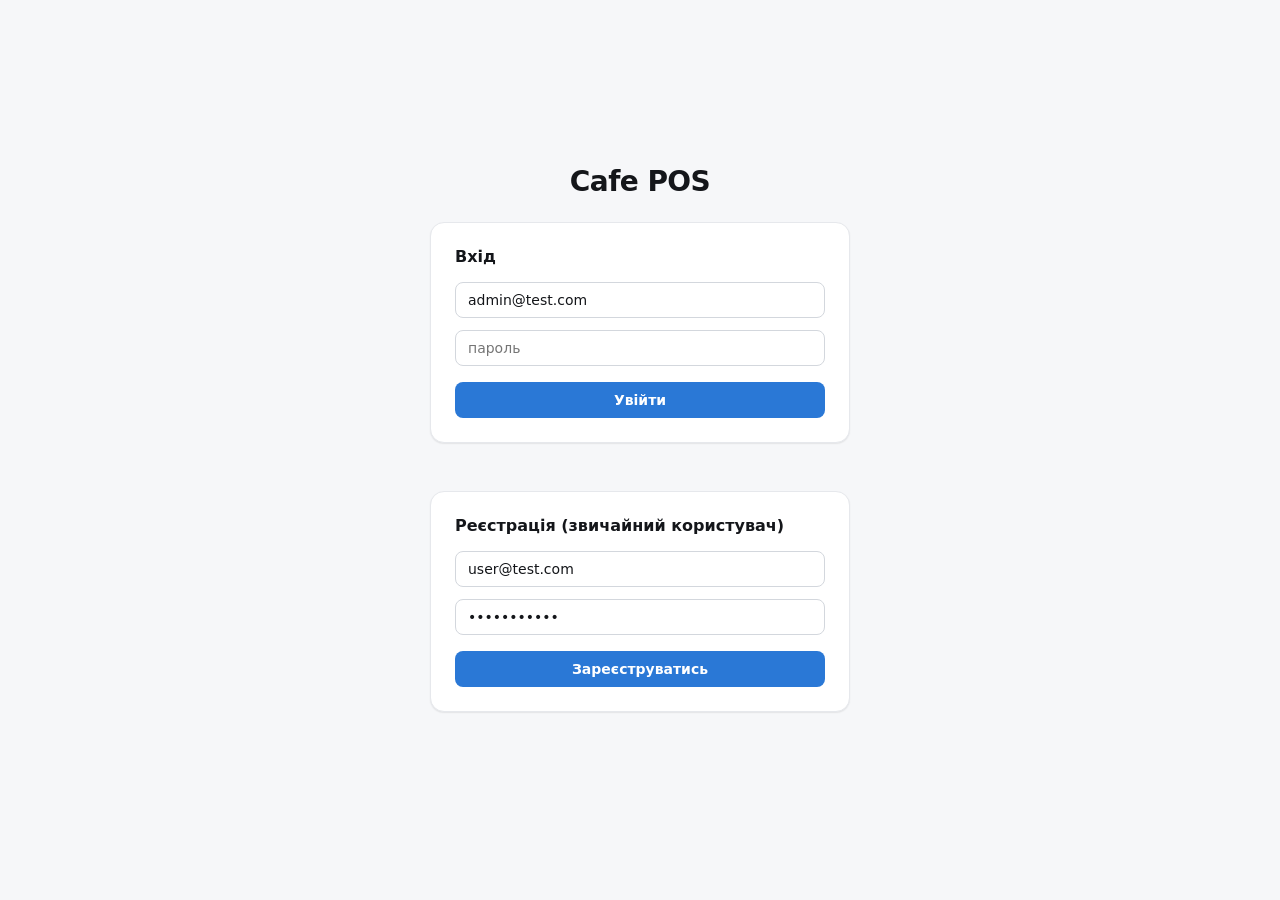
<file: src/cafe_pos/static/index.html>
<!DOCTYPE html>
<html lang="uk">
<head>
<meta charset="UTF-8">
<title>Cafe POS — вхід</title>
<link rel="stylesheet" href="style.css">
</head>
<body>
<div class="auth-page">
  <h1>Cafe POS</h1>

  <div id="error-msg" class="error" style="display:none;"></div>

  <div class="card">
    <h2>Вхід</h2>
    <div class="form-stack">
      <input id="login-email" placeholder="email" value="admin@test.com">
      <input id="login-password" placeholder="пароль" type="password" value="">
      <button class="primary" onclick="doLogin()">Увійти</button>
    </div>
  </div>

  <div class="card">
    <h2>Реєстрація (звичайний користувач)</h2>
    <div class="form-stack">
      <input id="reg-email" placeholder="email" value="user@test.com">
      <input id="reg-password" placeholder="пароль" type="password" value="Password123">
      <button class="primary" onclick="doRegister()">Зареєструватись</button>
    </div>
  </div>
</div>

<script src="app.js"></script>
<script>
async function doLogin() {
  hideError();
  try {
    await login(document.getElementById('login-email').value, document.getElementById('login-password').value);
    location.href = isAdmin() ? 'dashboard.html' : 'products.html';
  } catch (e) { showError(e.message); }
}

async function doRegister() {
  hideError();
  const email = document.getElementById('reg-email').value;
  const password = document.getElementById('reg-password').value;
  const res = await fetch('/auth/register', {
    method: 'POST',
    headers: { 'Content-Type': 'application/json' },
    body: JSON.stringify({ email, password }),
  });
  const data = await res.json();
  if (!res.ok) { showError(data.detail || 'Помилка реєстрації'); return; }
  alert('Зареєстровано! Тепер увійди зі своїм email і паролем.');
}
</script>
</body>
</html>
</file>
<file: src/cafe_pos/static/style.css>
:root {
  --series-1: #2a78d6;
  --series-2: #eb6834;
  --series-3: #1baf7a;
  --series-4: #eda100;
  --series-5: #e34948;

  --surface: #ffffff;
  --page-bg: #f6f7f9;
  --text-primary: #14161a;
  --text-secondary: #5b6270;
  --text-muted: #9aa1ad;

  --border: #e6e8ec;
  --border-strong: #d3d7dd;

  --good: #0ca30c;
  --danger: #d03b3b;
  --danger-bg: #fdecea;
  --danger-border: #f6c8c4;

  --radius-md: 10px;
  --radius-lg: 14px;
  --shadow-sm: 0 1px 2px rgba(20, 22, 26, 0.05), 0 1px 1px rgba(20, 22, 26, 0.03);
  --shadow-md: 0 4px 14px rgba(20, 22, 26, 0.08);
}

* {
  box-sizing: border-box;
}

body {
  margin: 0;
  font-family: system-ui, -apple-system, "Segoe UI", Roboto, sans-serif;
  background: var(--page-bg);
  color: var(--text-primary);
  -webkit-font-smoothing: antialiased;
}

/* ---------- Layout ---------- */

.container {
  max-width: 1080px;
  margin: 0 auto;
  padding: 32px 24px 64px;
}

.wrap {
  max-width: 1080px;
  margin: 0 auto;
  padding: 32px 24px 64px;
}

h1 {
  font-size: 28px;
  font-weight: 700;
  margin: 0 0 24px;
  letter-spacing: -0.02em;
}

h2 {
  font-size: 16px;
  font-weight: 600;
  margin: 0 0 16px;
  color: var(--text-primary);
}

/* ---------- Top navigation ---------- */

.topnav {
  display: flex;
  align-items: center;
  justify-content: space-between;
  padding: 14px 24px;
  background: var(--surface);
  border-bottom: 1px solid var(--border);
  position: sticky;
  top: 0;
  z-index: 10;
}

.nav-links {
  display: flex;
  align-items: center;
  gap: 4px;
}

.nav-links a {
  text-decoration: none;
  color: var(--text-secondary);
  font-size: 14px;
  font-weight: 500;
  padding: 8px 14px;
  border-radius: 8px;
  transition: background 0.15s ease, color 0.15s ease;
}

.nav-links a:hover {
  background: var(--page-bg);
  color: var(--text-primary);
}

.nav-links a.active {
  color: var(--series-1);
  background: rgba(42, 120, 214, 0.1);
}

.nav-auth {
  display: flex;
  align-items: center;
  gap: 10px;
}

.nav-auth a {
  color: var(--series-1);
  text-decoration: none;
  font-weight: 500;
  font-size: 14px;
}

/* ---------- Badge ---------- */

.badge {
  display: inline-flex;
  align-items: center;
  font-size: 12px;
  font-weight: 600;
  padding: 4px 10px;
  border-radius: 999px;
  background: rgba(42, 120, 214, 0.12);
  color: var(--series-1);
  letter-spacing: 0.01em;
}

/* ---------- Cards ---------- */

.card {
  background: var(--surface);
  border: 1px solid var(--border);
  border-radius: var(--radius-lg);
  box-shadow: var(--shadow-sm);
  padding: 24px;
  margin-bottom: 24px;
}

/* ---------- KPI tiles (dashboard) ---------- */

.tiles {
  display: grid;
  grid-template-columns: repeat(auto-fit, minmax(180px, 1fr));
  gap: 16px;
  margin-bottom: 24px;
}

.tile {
  background: var(--surface);
  border: 1px solid var(--border);
  border-radius: var(--radius-lg);
  box-shadow: var(--shadow-sm);
  padding: 18px 20px;
}

.tile .tile-label {
  font-size: 13px;
  color: var(--text-secondary);
  margin-bottom: 6px;
}

.tile .tile-value {
  font-size: 26px;
  font-weight: 700;
  letter-spacing: -0.02em;
}

/* ---------- Forms ---------- */

form {
  display: flex;
  flex-wrap: wrap;
  align-items: end;
  gap: 16px;
}

label {
  display: flex;
  flex-direction: column;
  gap: 6px;
  font-size: 13px;
  font-weight: 500;
  color: var(--text-secondary);
}

input {
  font-family: inherit;
  font-size: 14px;
  padding: 9px 12px;
  border: 1px solid var(--border-strong);
  border-radius: 8px;
  background: var(--surface);
  color: var(--text-primary);
  min-width: 160px;
  transition: border-color 0.15s ease, box-shadow 0.15s ease;
}

input:focus {
  outline: none;
  border-color: var(--series-1);
  box-shadow: 0 0 0 3px rgba(42, 120, 214, 0.15);
}

/* ---------- Buttons ---------- */

button {
  font-family: inherit;
  font-size: 14px;
  font-weight: 600;
  padding: 9px 16px;
  border-radius: 8px;
  border: 1px solid transparent;
  cursor: pointer;
  transition: background 0.15s ease, border-color 0.15s ease, transform 0.05s ease;
}

button:active {
  transform: scale(0.98);
}

button.primary {
  background: var(--series-1);
  color: #ffffff;
}

button.primary:hover {
  background: #2166ba;
}

button.secondary {
  background: var(--surface);
  color: var(--text-primary);
  border-color: var(--border-strong);
}

button.secondary:hover {
  background: var(--page-bg);
}

button.danger {
  background: var(--danger-bg);
  color: var(--danger);
  border-color: var(--danger-border);
}

button.danger:hover {
  background: #fbdcd9;
}

/* default (unclassed) buttons behave like .primary */
button:not(.primary):not(.secondary):not(.danger) {
  background: var(--series-1);
  color: #ffffff;
}

/* ---------- Tables ---------- */

table {
  width: 100%;
  border-collapse: collapse;
  font-size: 14px;
}

thead th {
  text-align: left;
  font-size: 12px;
  font-weight: 600;
  text-transform: uppercase;
  letter-spacing: 0.04em;
  color: var(--text-muted);
  padding: 0 12px 12px;
  border-bottom: 1px solid var(--border);
}

tbody td {
  padding: 14px 12px;
  border-bottom: 1px solid var(--border);
  color: var(--text-primary);
}

tbody tr:last-child td {
  border-bottom: none;
}

tbody tr:hover {
  background: var(--page-bg);
}

tbody td:last-child {
  text-align: right;
  white-space: nowrap;
}

tbody td:last-child button {
  margin-left: 8px;
}

/* ---------- Error message ---------- */

.error,
#error-msg {
  background: var(--danger-bg);
  color: var(--danger);
  border: 1px solid var(--danger-border);
  border-radius: var(--radius-md);
  padding: 12px 16px;
  font-size: 14px;
  margin-bottom: 20px;
}

.auth-page {
  min-height: 100vh;
  display: flex;
  flex-direction: column;
  align-items: center;
  justify-content: center;
  gap: 24px;
  padding: 32px 24px;
}

.auth-page h1 {
  margin: 0;
}

.auth-page .card {
  width: 100%;
  max-width: 420px;
}

.form-stack {
  display: flex;
  flex-direction: column;
  gap: 12px;
  margin-top: 4px;
}

.form-stack input {
  width: 100%;
}

.form-stack button {
  margin-top: 4px;
}

select {
  font-family: inherit;
  font-size: 14px;
  padding: 9px 12px;
  border: 1px solid var(--border-strong);
  border-radius: 8px;
  background: var(--surface);
  color: var(--text-primary);
  transition: border-color 0.15s ease, box-shadow 0.15s ease;
}

select:focus {
  outline: none;
  border-color: var(--series-1);
  box-shadow: 0 0 0 3px rgba(42, 120, 214, 0.15);
}

.form-row {
  display: flex;
  align-items: center;
  gap: 12px;
  flex-wrap: wrap;
  margin-top: 4px;
}
</file>
